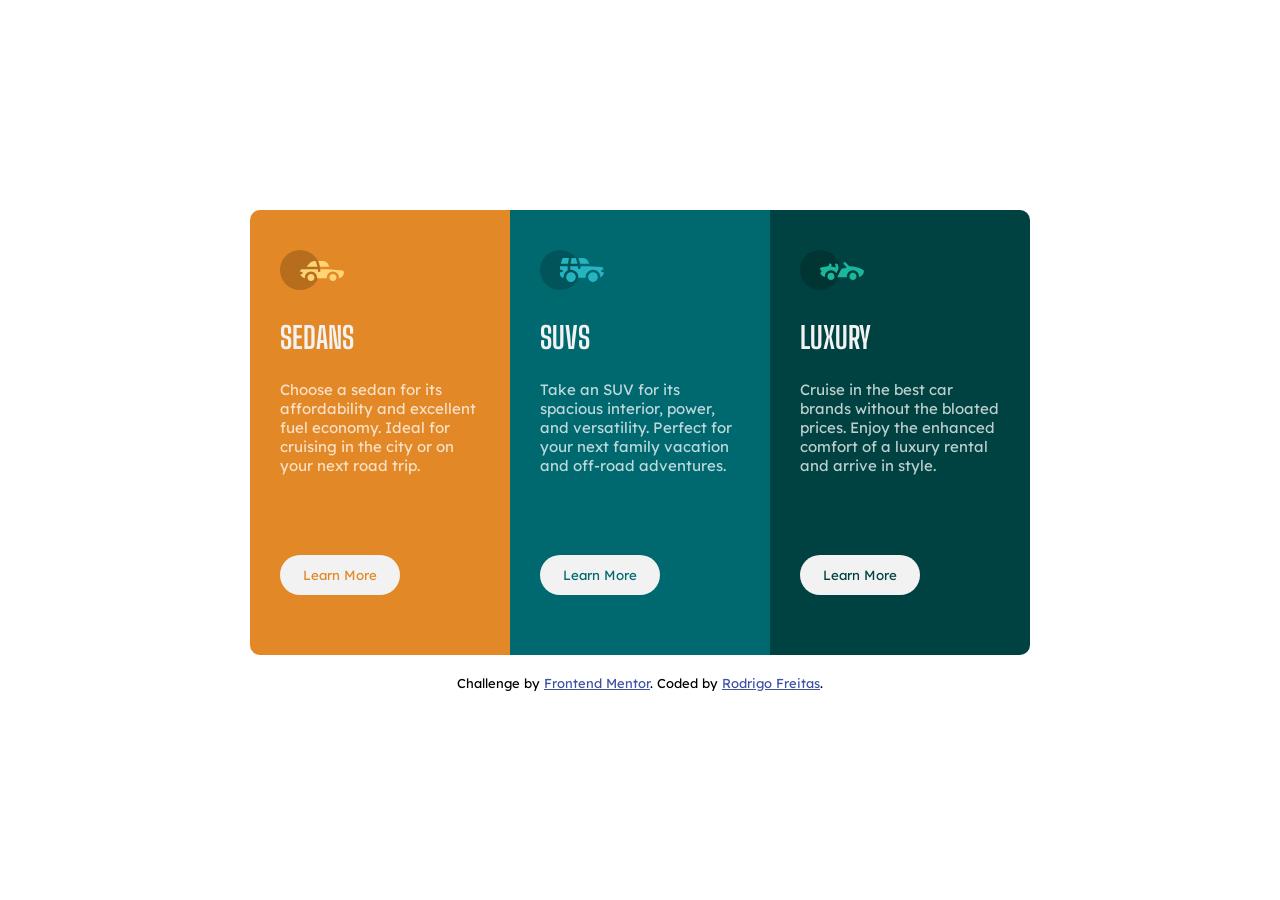
<file: index.html>
<!DOCTYPE html>
<html lang="pt-BR">
<head>
  <meta charset="UTF-8">
  <meta name="viewport" content="width=device-width, initial-scale=1.0"> <!-- displays site properly based on user's device -->


  <link rel="preconnect" href="https://fonts.googleapis.com">
  <link rel="preconnect" href="https://fonts.gstatic.com" crossorigin>
  <link href="https://fonts.googleapis.com/css2?family=Big+Shoulders+Display:wght@700&display=swap" rel="stylesheet">
  <link rel="preconnect" href="https://fonts.googleapis.com">
  <link rel="preconnect" href="https://fonts.gstatic.com" crossorigin>
  <link href="https://fonts.googleapis.com/css2?family=Lexend+Deca&display=swap" rel="stylesheet">


  <link rel="icon" type="image/png" sizes="32x32" href="./images/favicon-32x32.png">
  <link rel="stylesheet" href="style.css">
  
  <title>Frontend Mentor | 3-column preview card component</title>


</head>
<body>
  <main>
    <div id="Screen">
      <div id="Cards">

        <div class="Card one">
          <div class="contents1">
            <svg width="64" height="40" xmlns="http://www.w3.org/2000/svg"><g fill="none" fill-rule="evenodd"><circle fill="#000" opacity=".201" cx="20" cy="20" r="20"/><path d="M52.936 24.11c1.942 0 3.517 1.542 3.517 3.445 0 1.903-1.575 3.445-3.517 3.445s-3.516-1.542-3.516-3.445c0-1.903 1.574-3.445 3.516-3.445zm-21.957 0c1.942 0 3.517 1.542 3.517 3.445 0 1.903-1.575 3.445-3.517 3.445s-3.516-1.542-3.516-3.445c0-1.903 1.574-3.445 3.516-3.445zm6.948-4.848v1.429c0 .716.61 1.293 1.348 1.259a1.295 1.295 0 001.225-1.295v-1.393h8.256l13.483 1.313c.956.093 1.676.881 1.676 1.814 0 2.89-2.126 5.303-4.926 5.819.397-3.557-2.458-6.62-6.053-6.62-3.646 0-6.504 3.14-6.039 6.723h-9.879c.466-3.588-2.397-6.722-6.039-6.722-3.595 0-6.45 3.062-6.052 6.62-2.14-.398-3.916-1.912-4.61-3.931h1.142c.731 0 1.32-.598 1.285-1.322-.033-.678-.629-1.2-1.322-1.2H20v-.251c0-1.274 1.066-2.243 2.306-2.243h15.62zM42.59 11c2.645 0 4.99 1.556 5.972 3.963l.726 1.779H40.17L38.413 11h4.178zm-6.865 0l1.758 5.741H26.505l3.357-3.654A6.502 6.502 0 0134.644 11h1.082z" fill="#FFD473" fill-rule="nonzero"/></g></svg>
            <h1>SEDANS</h1>
            <p>  Choose a sedan for its affordability and excellent fuel economy. Ideal for cruising in the city 
              or on your next road trip.</p>
            <button class="sedans-btn">Learn More</button>
          </div>
        </div>

        <div class="Card infoA">
          <div class="infoSedan">
            <p>Basically, a sedan is understood to be a car with two rows of seats, 
              with considerable space in the back seat for three adults, 
              and a rear compartment, usually for luggage. 
              This rear compartment is external to the passenger compartment and its 
              cover does not include the rear window.</p>
            <button class="back-btn">Back</button>
           </div>
        </div>




        <div class="Card two">
          <div class="contents2">
            <svg width="64" height="40" xmlns="http://www.w3.org/2000/svg"><g fill="none" fill-rule="evenodd"><circle fill="#000" opacity=".201" cx="20" cy="20" r="20"/><path d="M31.002 22.358c2.917 0 5.18 2.593 4.762 5.506a4.828 4.828 0 01-2.962 3.778 4.797 4.797 0 01-5.3-1.165c-1.188-1.26-1.235-2.613-1.263-2.613-.42-2.924 1.857-5.506 4.763-5.506zm22 0c3.457 0 5.798 3.567 4.41 6.744A4.816 4.816 0 0152.3 31.94a4.826 4.826 0 01-4.06-4.077c-.42-2.915 1.846-5.506 4.762-5.506zm-15.04-6.083v1.462a1.29 1.29 0 001.352 1.29c.693-.033 1.227-.631 1.227-1.326v-1.426h8.3l13.056.716a1.29 1.29 0 011.164.917c.27.895.446 1.477.563 1.87h-1.047c-.694 0-1.291.534-1.324 1.228a1.29 1.29 0 001.288 1.352h1.445c-.164 2.225-1.57 4.193-3.6 5.05.13-4.212-3.255-7.63-7.384-7.63-4.317 0-7.762 3.718-7.358 8.086h-7.285c.43-4.655-3.503-8.531-8.131-8.046v-3.543h7.734zm-10.312 0v4.308a7.4 7.4 0 00-4.006 7.274 3.874 3.874 0 01-3.642-3.864v-1.635h1.46a1.29 1.29 0 000-2.58h-1.461v-3.213l.003-.29h7.646zm14.986-8.196c2.65 0 5 1.592 5.984 4.055l.63 1.579a5.525 5.525 0 01-.065-.004l-.026-.002-.034-.002-.022-.002a4.178 4.178 0 00-.224-.006l-.098-.001h-.039l-.136-.001h-.052l-.326-.001H40.211L38.528 8.08zm-13.632 0l-1.122 5.616h-7.144l1.47-4.71a1.29 1.29 0 011.231-.906h5.565zm6.832 0l1.683 5.615h-7.007l1.121-5.615h4.203z" fill="#26B5C0" fill-rule="nonzero"/></g></svg>
            <h1>SUVS</h1>
            <p>  Take an SUV for its spacious interior, power, and versatility. Perfect for your next family vacation 
              and off-road adventures.</p>
            <button class="suvs-btn">Learn More</button>
          </div>
        </div>

        <div class="Card infoB">
          <div class="infoSuvs">
            <p>A sport utility vehicle (SUV) is a car classification 
              that combines elements of road-going passenger cars with features 
              from off-road vehicles, such as raised ground clearance and four-wheel drive. 
              There is no commonly agreed-upon definition of an SUV and usage of the term varies 
              between countries.</p>
            <button class="back-btn">Back</button>
           </div>
        </div>




        <div class="Card three">
          <div class="contents3">
            <svg width="64" height="40" xmlns="http://www.w3.org/2000/svg"><g fill="none" fill-rule="evenodd"><circle fill="#000" opacity=".201" cx="20" cy="20" r="20"/><path d="M30.98 22.835c1.941 0 3.516 1.604 3.516 3.583 0 1.978-1.575 3.582-3.517 3.582s-3.516-1.604-3.516-3.582c0-1.979 1.574-3.583 3.516-3.583zm21.956 0c1.942 0 3.517 1.604 3.517 3.583 0 1.978-1.575 3.582-3.517 3.582s-3.516-1.604-3.516-3.582c0-1.979 1.574-3.583 3.516-3.583zm-9.143-10.45a1.27 1.27 0 011.819 0l3.715 3.784c4.444-.115 9.7 1.142 13.964 3.753.387.237.624.664.624 1.124 0 3.006-2.126 5.514-4.926 6.05.397-3.698-2.458-6.882-6.053-6.882-3.646 0-6.504 3.264-6.039 6.99h-9.669c.76-1.544.993-2.026 1.337-2.711l.082-.162c.421-.835 1.056-2.07 2.883-5.65 1.68-.023 3.47-.408 5.247-1.403l-2.984-3.04a1.328 1.328 0 010-1.854zm-7.68 1.064c.683-.2 1.395.202 1.592.898l.749 2.652a3.46 3.46 0 01-.247 2.51l-1.733 3.395-.216.424c-1.07-1.89-3.06-3.114-5.279-3.114-3.595 0-6.45 3.184-6.052 6.885-1.832-.347-3.414-1.537-4.278-3.276a1.331 1.331 0 01.117-1.376l.955-1.303-1.325-1.295c-.751-.735-.376-2.024.64-2.231l6.614-1.346.13-.026c.092-.019.145-.03.157-.031.314-.146 1.07-.591 1.07-1.506 0-.734.592-1.327 1.316-1.31.712.016 1.268.662 1.256 1.388a4.11 4.11 0 01-.348 1.611 22.69 22.69 0 014.7 1.146l-.7-2.473a1.314 1.314 0 01.882-1.622z" fill="#19B89D" fill-rule="nonzero"/></g></svg>
            <h1>LUXURY</h1>
            <p>  Cruise in the best car brands without the bloated prices. Enjoy the enhanced comfort of a luxury 
              rental and arrive in style.</p>
            <button class="luxury-btn">Learn More</button>
          </div>
        </div>

        <div class="Card infoC">
          <div class="infoLuxury">
            <p>A luxury car is a car that provides increased levels of comfort, 
              equipment, amenities, quality, performance, and associated status 
              compared to moderately priced cars..</p>
            <button class="back-btn">Back</button>
           </div>
        </div>



        <footer class="attribution">
          <p>    Challenge by <a href="https://www.frontendmentor.io?ref=challenge" target="_blank">Frontend Mentor</a>. 
            Coded by <a href="#">Rodrigo Freitas</a>.</p>
        </footer>

      </div>
    </div>

    <script src="js/script.js"></script>

  </main>
  




 



  

  

</body>
</html>
</file>
<file: style.css>
*{
  margin: 0;
  padding: 0;
  box-sizing: border-box;
}

body{
  font-family: 'Lexend Deca', sans-serif;
  font-size: 15px;

}

main{  
  display: flex;  
  justify-content: center;
  align-items: center;
  padding: 0;
  margin: 30px;
  
}


h1{
  font-family: 'Big Shoulders Display', cursive;
  margin-bottom: 25px;
  color: hsl(0, 0%, 95%);
}

.Card p{
  color: hsla(0, 0%, 100%, 0.75);
  width: 235px;
  text-align: left;
}

#Cards{
  display: grid; 
  grid-template-areas:
  'A'
  'A1'
  'B'
  'B1'
  'C'
  'C1'
  'D';  
  
}

#Cards2{
  display: none;
  grid-template-areas: 
  'A'
  'B';
  border: 3px solid black;
}

.Card{
  /*border: 3px solid black;*/
  padding: 40px 30px;
  
}

.one{
  grid-area: A;
  border-top-left-radius: 10px;
  border-top-right-radius: 10px;
  background-color: hsl(31, 77%, 52%);
}

.infoA{
  display: none;
  grid-area: A1;
  border-top-left-radius: 0;
  border-top-right-radius: 0;
  border-bottom-left-radius: 10px;
  border-bottom-right-radius: 10px;
  background-color: hsl(31, 77%, 52%);
  opacity: 60%;
  transition: all 0.3s ease-out;
}

.two{
  grid-area: B;
  background-color: hsl(184, 100%, 22%);

}

.infoB{  
  display: none;
  grid-area: B1;
  border-top-left-radius: 0;
  border-top-right-radius: 0;
  border-bottom-left-radius: 10px;
  border-bottom-right-radius: 10px;
  background-color: hsl(184, 100%, 22%);
  opacity: 60%;
  transition: all 0.3s ease-out;
}

.three{
  grid-area: C;
  border-bottom-left-radius: 10px;
  border-bottom-right-radius: 10px;
  background-color: hsl(179, 100%, 13%);
}

.infoC{
  display: none;
  grid-area: C1;
  border-top-left-radius: 0;
  border-top-right-radius: 0;
  border-bottom-left-radius: 10px;
  border-bottom-right-radius: 10px;
  background-color: hsl(179, 100%, 13%);
  opacity: 60%;
  transition: all 0.3s ease-out;
}



svg{
  margin-bottom: 25px;
}

button{
  background-color: hsl(0, 0%, 95%);
  font-family: 'Lexend Deca', sans-serif;
  width: 50%;
  margin: 20px 0;
  height: 40px;
  border-radius: 30px;
  border: 0;
}

.one button{   
  color: hsl(31, 77%, 52%);
}
.two button{
  color: hsl(184, 100%, 22%);
}
.three button{
  color: hsl(179, 100%, 13%);
}




button:hover{
  cursor: pointer;
  color: hsl(0, 0%, 95%);
  border: 3px solid #f2f2f2;
  
}

.one button:hover{
  background-color: hsl(31, 77%, 52%);;
}
.two button:hover{
  background-color: hsl(184, 100%, 22%);;
}
.three button:hover{
  background-color: hsl(179, 100%, 13%);;
}


.attribution {
  grid-area: D; 
  font-size: 11px; 
  display: flex;
  justify-content: center;
  align-items: center;
  margin-top: 20px;
}

.attribution a { 
  color: hsl(228, 45%, 44%); 
}


/*No Clique */

#Info{
  display: grid; 
  grid-template-areas:
  'E'
  'F';
  border: 3px solid black;
  
}








@media screen  and (min-width: 960px){
  #Cards{ 
    grid-template-areas:
    'A A1 B B1 C C1'
    'D D D D D D';    
  }

  .one{
    border-top-left-radius: 10px;
    border-bottom-left-radius: 10px;
    border-top-right-radius: 0;
  }

  .infoA{
    border-top-right-radius: 10px;
    border-bottom-right-radius: 10px;
    border-bottom-left-radius: 0;
  }


  .infoB{
    border-top-right-radius: 10px;
    border-bottom-right-radius: 10px;
    border-bottom-left-radius: 0;
  }
  

  .three{
    border-top-right-radius: 10px;
    border-bottom-right-radius: 10px;
    border-bottom-left-radius: 0;
  }

  .infoC{
    border-top-right-radius: 10px;
    border-bottom-right-radius: 10px;
    border-bottom-left-radius: 0;
  }

  .Card p{
    width: 200px;
    margin-bottom: 60px;
  }

  button{
    width: 60%;
  }

  #Screen{
    display: flex;  
    justify-content: center;
    align-items: center; 
    height: 100vh;
  }

  main{
    margin: 0;
  }

  .attribution{
    font-size: 13px;
  }
}
</file>
